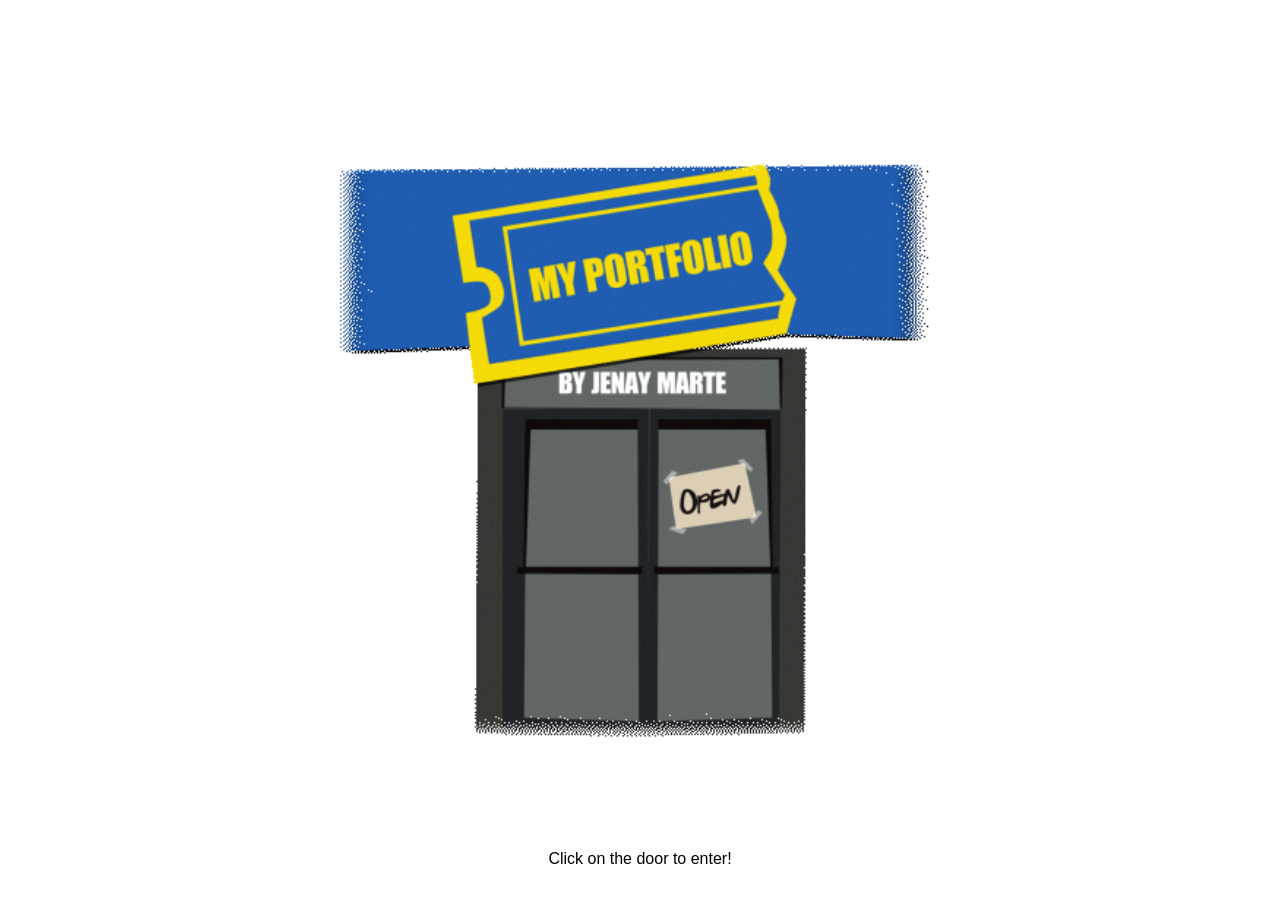
<file: index.html>
<!DOCTYPE html>
<html lang="en">
<head>
    <meta charset="UTF-8">
    <meta name="viewport" content="width=device-width, initial-scale=1.0">
    <title>Jenay Marte's Portfolio</title>
    <link rel="stylesheet" href="style.css">
</head>
<body>

    <div class="wrapper">
        <div class="popup-hint">
        Click on the door to enter!
        </div>

        <a href="home.html" class="door-link" title="Click to enter portfolio"></a>
    </div>

</body>
</html>
</file>
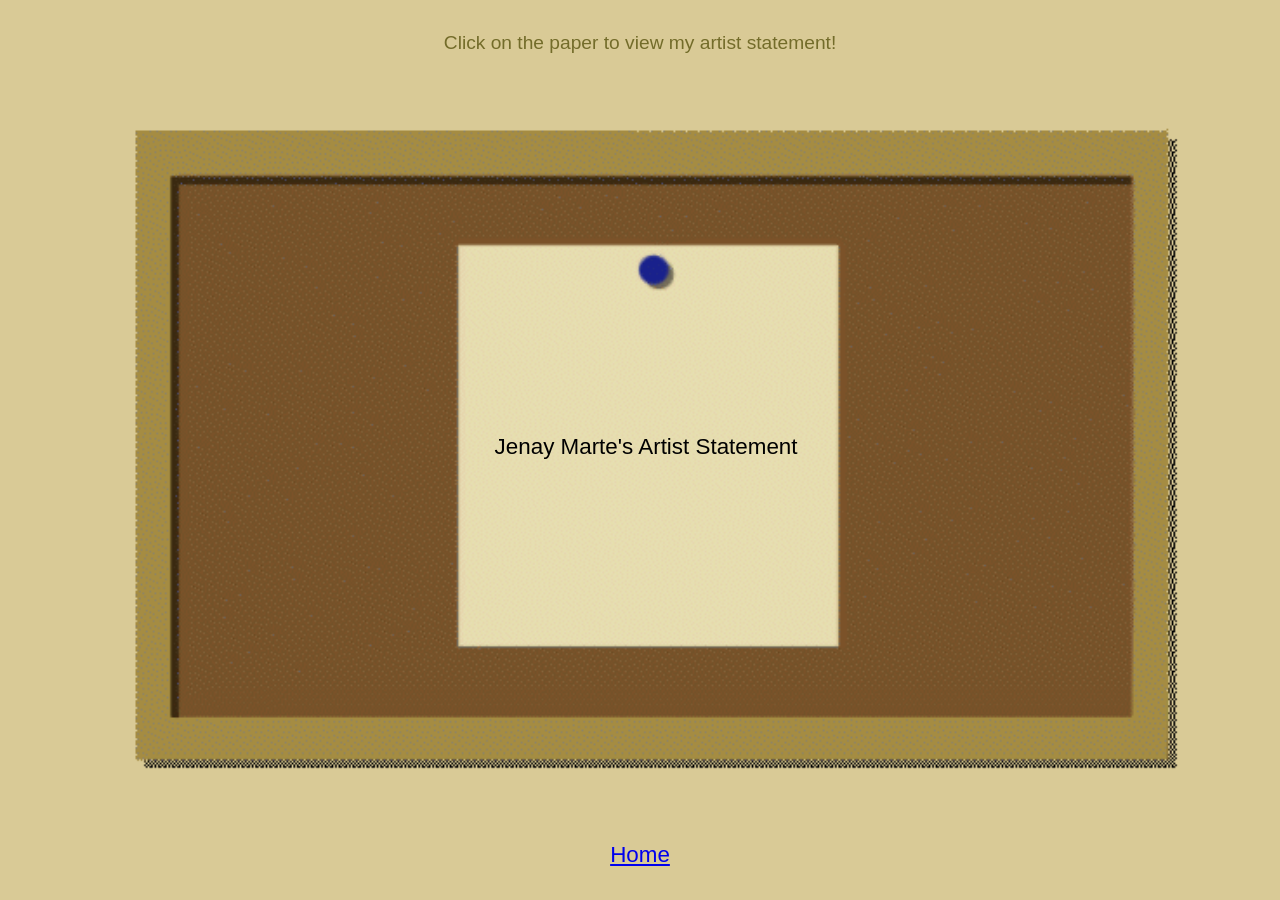
<file: about.html>
<!DOCTYPE html>
<html lang="en">
<head>
    <meta charset="UTF-8">
    <meta name="viewport" content="width=device-width, initial-scale=1.0">
    <title>Artist Statement</title>
    <link rel="stylesheet" href="about-style.css">
</head>
<body>
    <div class="title"> 
        <p> Click on the paper to view my artist statement! </p>
    </div>

<div class="home-button"> 
        <a href="home.html" class="next-btn" title="Home">Home </a>
    </div>

    <div class="board-wrapper">
        
        <button class="paper-hotspot" id="openBtn" title="Click to read Artist Statement"> Jenay Marte's Artist Statement </button>
    </div>

    <div class="modal-overlay" id="statementModal">
        <div class="modal-content">
            <button class="close-btn" id="closeBtn">&times;</button>
            
            <h2>Artist Statement</h2>
           
            <p>
            
I am a media maker motivated by the way music activates my imagination. When I listen to music, I naturally begin to imagine visuals that respond to its rhythm, tone, and emotional atmosphere. Sound is often the starting point for my creative process, guiding the pacing, color, and movement of my visuals. Creating is a way for me to translate what music makes me feel into something visual. <br><br>
I grew up making home movies with friends and creating stop-motion animations with my Legos and action figures, which started my interest in filmmaking. In a high school film class, I worked on short silent films but focused on filming and post-production editing rather than writing the stories. Now, I primarily create motion graphics, including lyric videos, advertisement concepts, stage visuals, and promotional content for musicians. My projects help me explore how sound, design, and movement interact to create mood rather than traditional narrative.<br><br>
Additionally, I’m interested in web design and coding, and I often reference early internet aesthetics in my motion graphic projects. Websites like ‘webdesignmuseum.org’ inspire me to recreate and reinterpret the visuals of the 1990s and early 2000s. Growing up watching television and playing video games shaped my appreciation for nostalgia and my interest in media and graphic design.
<br><br>While I don’t have a specific defining inspiration for my film projects, learning about early silent films in my high school film class sparked my interest in visual storytelling without dialogue. I also admire filmmakers like Richard Linklater, whose work explores the emotional effects of time passing and the quietness of everyday life. In both my film and motion graphic work, I’m interested in expressing emotion through atmosphere and music rather than a straightforward narrative.

            </p>
        </div>
    </div>


    <script>
        const modal = document.getElementById('statementModal');
        const openBtn = document.getElementById('openBtn');
        const closeBtn = document.getElementById('closeBtn');

        openBtn.addEventListener('click', () => {
            modal.classList.add('active');
        });

        closeBtn.addEventListener('click', () => {
            modal.classList.remove('active');
        });

       
        modal.addEventListener('click', (e) => {
            if (e.target === modal) {
                modal.classList.remove('active');
            }
        });
    </script>

</body>
</html>
</file>
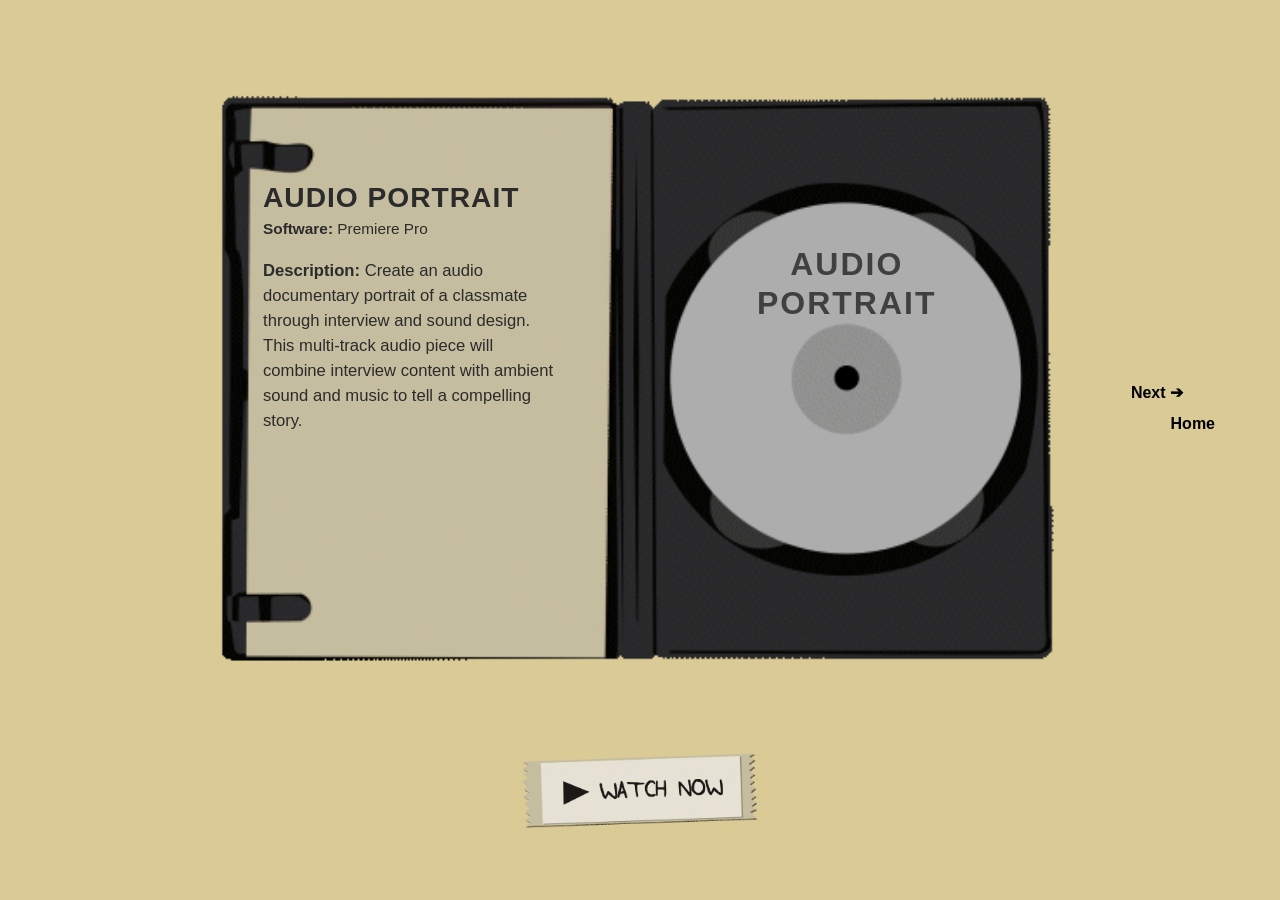
<file: audio-portrait.html>
<!DOCTYPE html>
<html lang="en">
<head>
    <meta charset="UTF-8">
    <meta name="viewport" content="width=device-width, initial-scale=1.0">
    <title>Audio Portrait</title>
    <link rel="stylesheet" href="dvd-style.css">
</head>
<body>

    <div class="dvd-wrapper">
        
        <div class="content-box left-booklet">
            <h2>Audio Portrait</h2>
        
            <p class="meta"><strong>Software:</strong> Premiere Pro</p>
            <br>
            <p class="description">
                 <strong>Description:</strong> Create an audio documentary portrait of a classmate through interview and sound design. This multi-track audio piece will combine interview content with ambient sound and music to tell a compelling story.
            </p>
        </div>

        <div class="content-box right-disc">
            <h1 class="disc-text">Audio<br>Portrait</h1>
        </div>

        <a href="continuity-project.html" class="next-btn" title="Next Project">Next ➔</a>
    </div>
        <a href="home.html" class="next-btn" title="Home">Home </a>
    </div>

   <div class="watch-container">
        <a href="https://soundcloud.com/j-marte-518434690/audio-portrait-filmp-160?si=cb6e763c1ef04ae499450c130761f1b1&utm_source=clipboard&utm_medium=text&utm_campaign=social_sharing" class="watch-link">
            <img src="images/watch-now.gif" alt="Watch Now Ticket" class="watch-button-img">
        </a>
    </div>

</body>
</html>
</file>
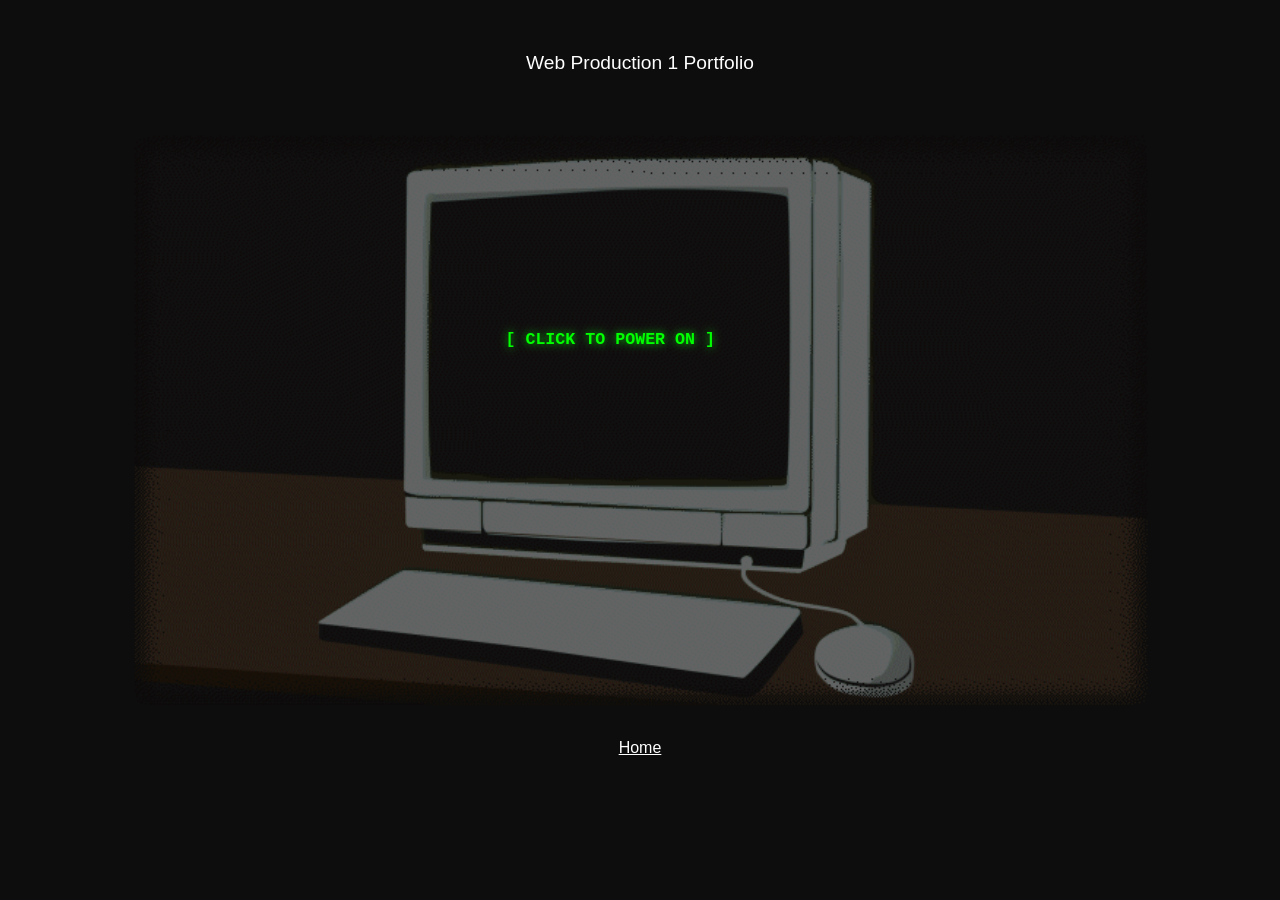
<file: computer-room.html>
<!DOCTYPE html>
<html lang="en">
<head>
    <meta charset="UTF-8">
    <meta name="viewport" content="width=device-width, initial-scale=1.0">
    <title>Computer Room</title>
    <link rel="stylesheet" href="computer-style.css">
</head>
<body>
<div class="title"> 
        <p> Web Production 1 Portfolio </p>
    </div>

    <div class="computer-wrapper">
        
        <a href="https://readymag.website/u3277787416/6348762/" 
           target="_blank" 
           class="screen-link" 
           title="Click to power on and view project">
           
           <div class="screen-prompt">[ CLICK TO POWER ON ]</div>
        </a>

        
    </div>
<div class="computer-nav-group">
            <a href="home.html" class="nav-btn home-btn">Home</a>
        </div>
</body>
</html>
</file>
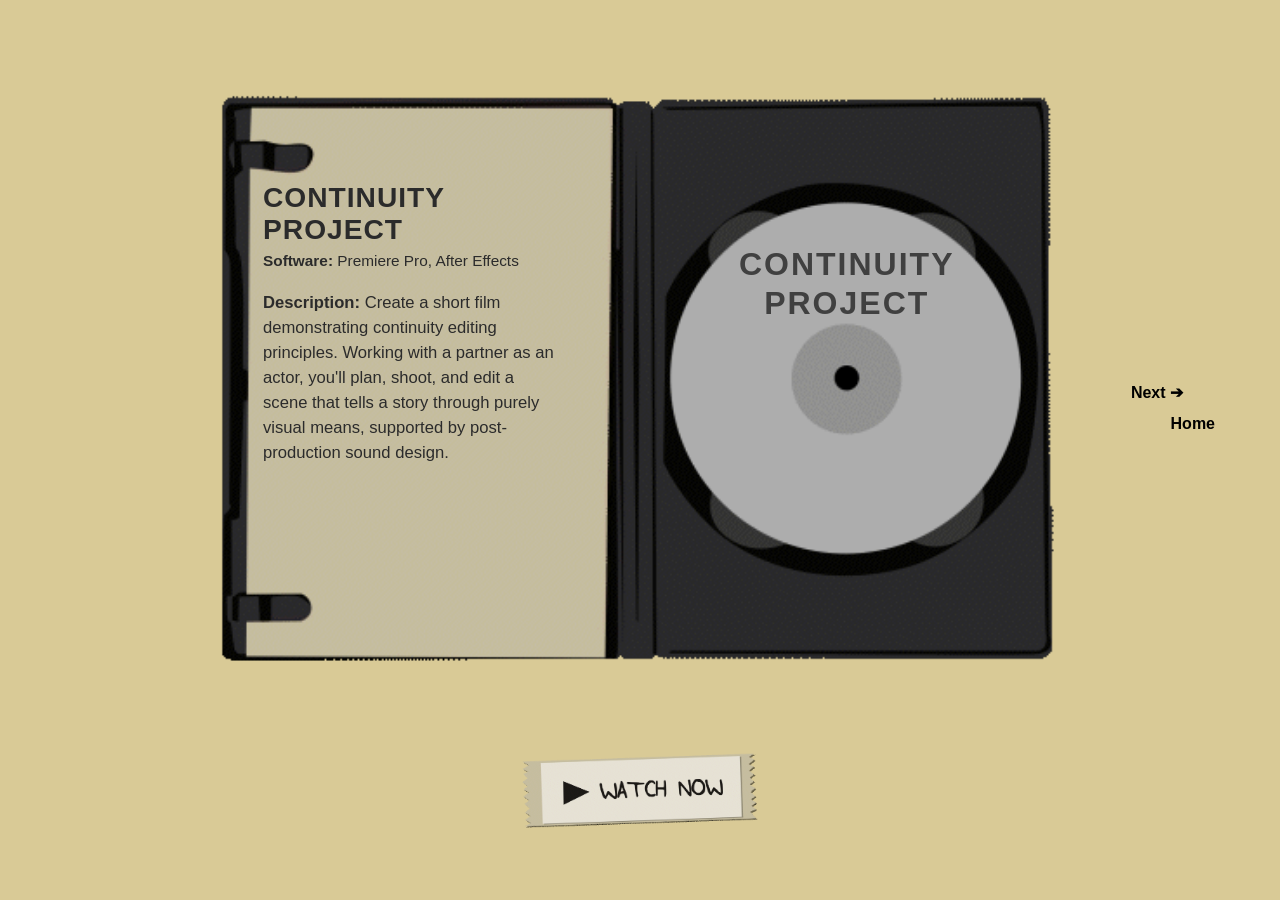
<file: continuity-project.html>
<!DOCTYPE html>
<html lang="en">
<head>
    <meta charset="UTF-8">
    <meta name="viewport" content="width=device-width, initial-scale=1.0">
    <title>Continuity Project</title>
    <link rel="stylesheet" href="dvd-style.css">
</head>
<body>

    <div class="dvd-wrapper">
        
        <div class="content-box left-booklet">
            <h2>Continuity Project</h2>
        
            <p class="meta"><strong>Software:</strong> Premiere Pro, After Effects</p>
            <br>
            <p class="description">
                 <strong>Description:</strong> 
                Create a short film demonstrating continuity editing principles. Working with a partner as an actor, you'll plan, shoot, and edit a scene that tells a story through purely visual means, supported by post-production sound design.
                </p>
        </div>

        <div class="content-box right-disc">
            <h1 class="disc-text">Continuity<br>Project</h1>
        </div>

        <a href="film160.html" class="next-btn" title="Next Project">Next ➔</a>
    </div>
        <a href="home.html" class="next-btn" title="Home">Home </a>
    </div>

   <div class="watch-container">
        <a href="https://vimeo.com/1194241238?fl=pl&fe=sh" class="watch-link">
            <img src="images/watch-now.gif" alt="Watch Now Ticket" class="watch-button-img">
        </a>
    </div>

</body>
</html>
</file>
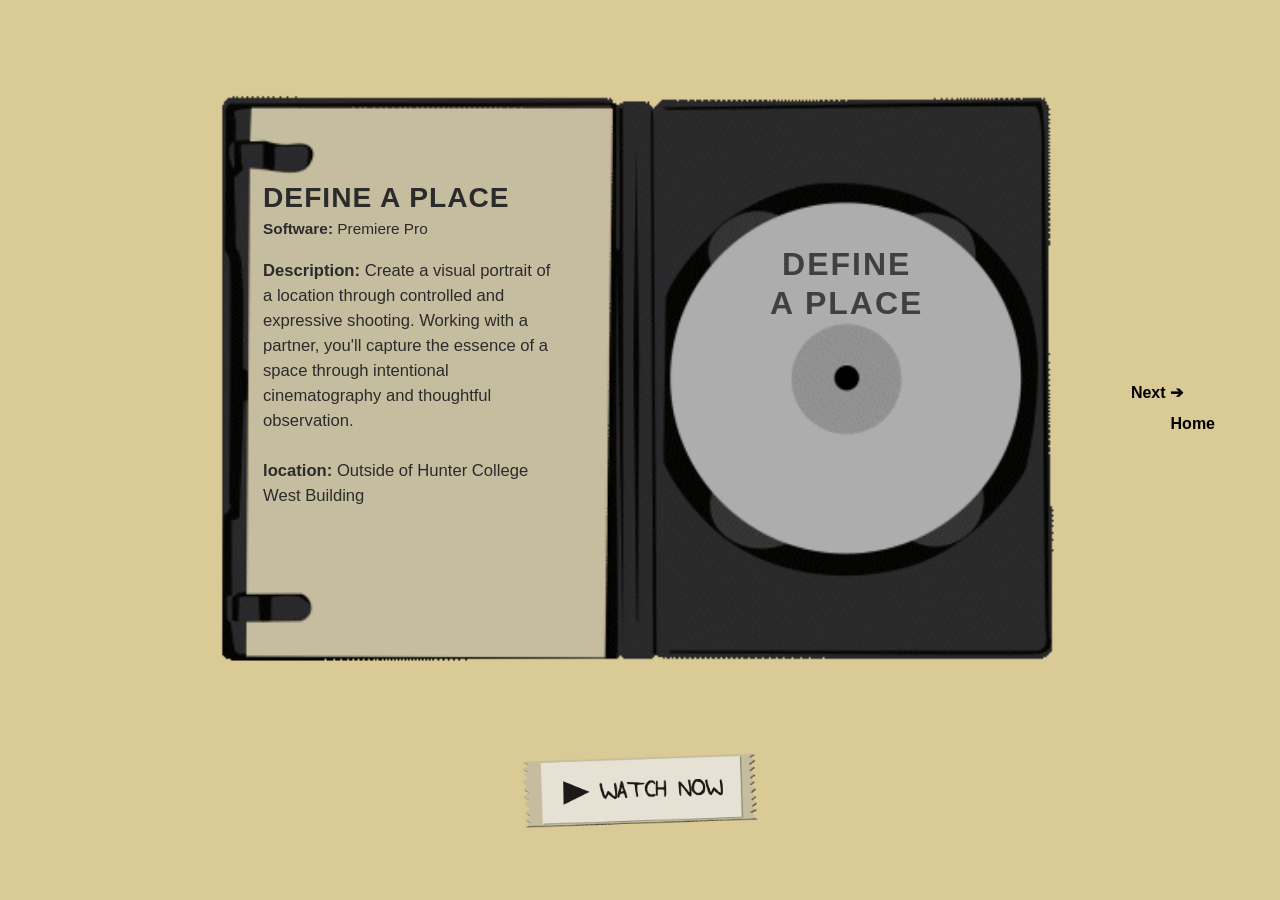
<file: film160.html>
<!DOCTYPE html>
<html lang="en">
<head>
    <meta charset="UTF-8">
    <meta name="viewport" content="width=device-width, initial-scale=1.0">
    <title>Define a Place</title>
    <link rel="stylesheet" href="dvd-style.css">
</head>
<body>

    <div class="dvd-wrapper">
        
        <div class="content-box left-booklet">
            <h2>DEFINE A PLACE</h2>
        
            <p class="meta"><strong>Software:</strong> Premiere Pro</p>
            <br>
            <p class="description">
                <strong>Description:</strong> Create a visual portrait of a location through controlled and expressive shooting. Working with a partner, you'll capture the essence of a space through intentional cinematography and thoughtful observation. 
                <br> <br>
                <strong>location:</strong> Outside of Hunter College West Building
            </p>
        </div>

        <div class="content-box right-disc">
            <h1 class="disc-text">Define<br>a Place</h1>
        </div>

        <a href="audio-portrait.html" class="next-btn" title="Next Project">Next ➔</a>
    </div>
        <a href="home.html" class="next-btn" title="Home">Home </a>
    </div>

   <div class="watch-container">
        <a href="https://vimeo.com/1170804499?fl=ip&fe=ec" class="watch-link">
            <img src="images/watch-now.gif" alt="Watch Now Ticket" class="watch-button-img">
        </a>
    </div>

</body>
</html>
</file>
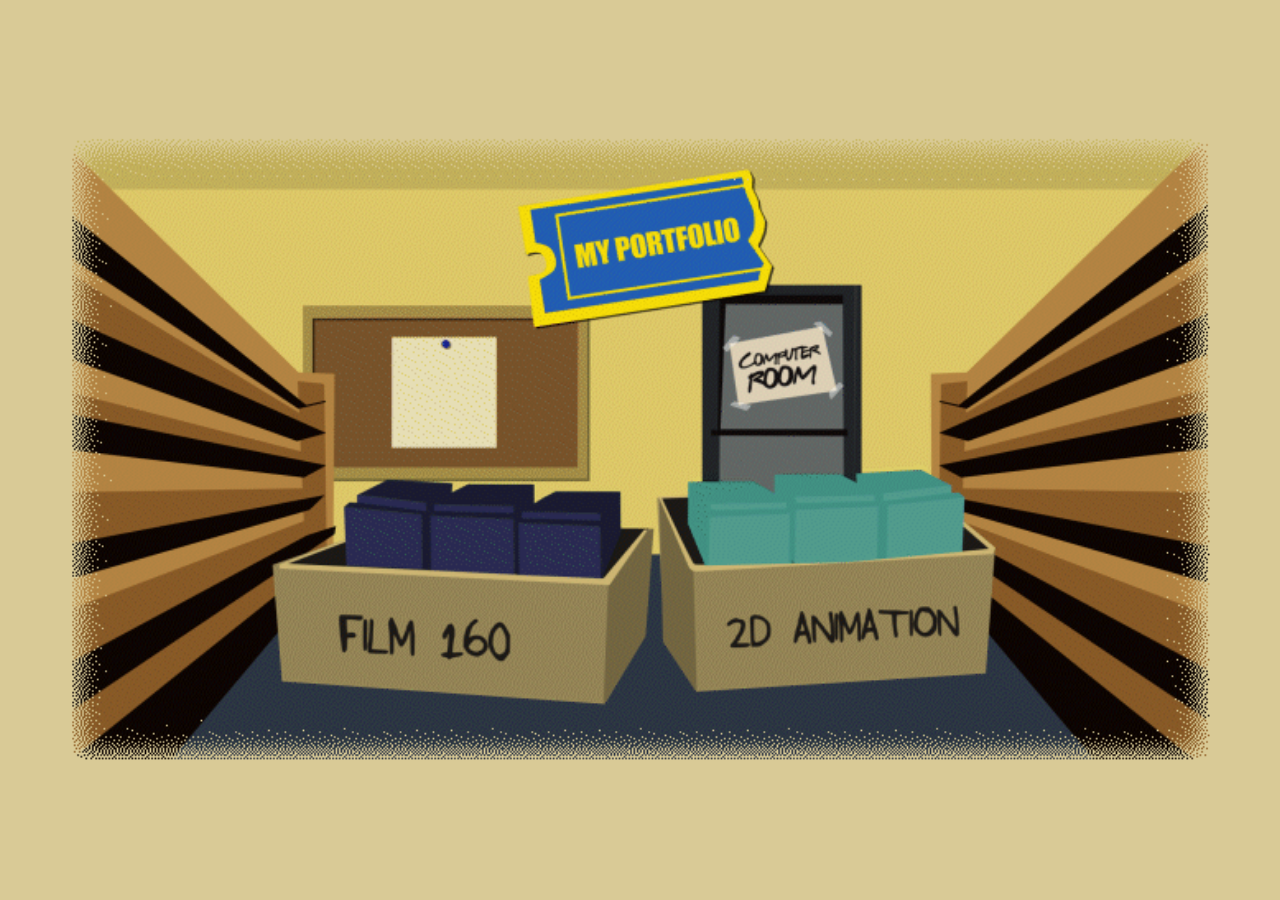
<file: home.html>
<!DOCTYPE html>
<html lang="en">
<head>
    <meta charset="UTF-8">
    <meta name="viewport" content="width=device-width, initial-scale=1.0">
    <title>Jenay Marte Portfolio Home</title>
    <link rel="stylesheet" href="home-style.css">
</head>
<body>


    <div class="homepage-wrapper">
        <a href="index.html" class="nav-link ticket" title="Back to Entry Page"></a>

        <a href="about.html" class="nav-link bulletin" title="View Bulletin Board / About Me"></a>

        <a href="computer-room.html" class="nav-link comp-door" title="Enter Computer Room"></a>

        <a href="film160.html" class="nav-link film-box" title="View Film 160 Projects"></a>

        <a href="animation.html" class="nav-link animation-box" title="View 2D Animation Projects"></a>
    </div>

</body>
</html>
</file>
<file: style.css>
* {
            box-sizing: border-box;
            margin: 0;
            padding: 0;
        }

        body, html {
            height: 100%;
            font-family: 'Arial', sans-serif;
            overflow: hidden; 
            background-color: #ffffff; 
        }

        /* background container */
        .wrapper {
            position: relative;
            width: 100%;
            height: 100%;
            background: url('images/door.gif') no-repeat center center;
            background-size: 80%;
            display: flex;
            justify-content: center;
            align-items: center;
        }

        /* link over door */
        .door-link {
            position: absolute;
            bottom: 0; 
            width: 45%; 
            height: 65%;
            cursor: pointer;
            text-decoration: none;
            transition: background-color 0.3s ease;
        }

        .door-link:hover {
            background-color: rgba(255, 255, 255, 0.05); 
        }

        /* comment */
        .popup-hint {
            position: absolute;
            bottom: 20px;
            color: #000;
            padding: 12px 24px;
            border-radius: 30px;
        
            font-size: 1rem;
            text-align: center;
            
            z-index: 10;
        }
</file>
<file: about-style.css>
* {
    box-sizing: border-box;
    margin: 0;
    padding: 0;
}

body, html {
    height: 100vh;
    font-family: 'Arial', sans-serif;
    background-color: #d9ca96; 
    display: flex;
    justify-content: center;
    align-items: center;
    overflow: hidden;
}

.title {
            position: absolute;
            top: 20px;
            color: #736c2a;
            padding: 12px 24px;
            border-radius: 30px;
        
            font-size: 1.2rem;
            text-align: center;
            
            z-index: 10;

}

.home-button {
            position: absolute;
            bottom: 20px;
            color: #000;
            padding: 12px 24px;
            border-radius: 30px;
        
            font-size: 1.4rem;
            text-align: center;
            
            z-index: 10;

}

.board-wrapper {
    position: relative;
    width: 95vw;
    max-width: 1300px;
    aspect-ratio: 850 / 478; 
    background: url('images/artist-statement.gif') no-repeat center center;
    background-size: contain;
    margin: 0 auto;
}

.paper-hotspot {
    position: absolute;
    top: 20%;
    left: 35%;
    width: 31%;
    height: 59%;
    font-size: 1.4rem;
    background: transparent;
    border: none;
    cursor: pointer;
    outline: none;
    transition: background-color 0.2s ease;
}

.paper-hotspot:hover {
    background-color: rgba(255, 255, 255, 0.08);
    border-radius: 4px;
}


.modal-overlay {
    position: fixed;
    top: 0;
    left: 0;
    width: 100vw;
    height: 100vh;
    background-color: rgba(0, 0, 0, 0.5); 
    display: flex;
    justify-content: center;
    align-items: center;
    z-index: 100;
    opacity: 0;
    visibility: hidden;
    transition: opacity 0.3s ease, visibility 0.3s ease;
}

.modal-overlay.active {
    opacity: 1;
    visibility: visible;
}

.modal-content {
    background-color: #fffdec;
    color: #2b2b2b;
    width: 90%;
    max-width: 550px;
    max-height: 70vh; 
    padding: 40px 30px;
    
    box-shadow: 0 10px 30px rgba(0,0,0,0.4);
    position: relative;
    overflow-y: auto; 
}

.modal-content h2 {
    font-size: 2rem;
    margin-bottom: 15px;
    border-bottom: 2px solid #c4b583;
    padding-bottom: 8px;
}

.modal-content p {
    font-size: 1.1rem;
    line-height: 1.6;
    margin-bottom: 15px;
}


.close-btn {
    position: absolute;
    top: 15px;
    right: 20px;
    font-size: 2rem;
    background: none;
    border: none;
    color: #888;
    cursor: pointer;
}

.close-btn:hover {
    color: #000;
}




.popup-hint {
            position: absolute;
            bottom: 20px;
            color: #000;
            padding: 12px 24px;
            border-radius: 30px;
        
            font-size: 1rem;
            text-align: center;
            
            z-index: 10;
        }

@media (max-width: 768px) {
    .board-nav-group {
        right: 10px;
        top: -55px;
    }
}
</file>
<file: dvd-style.css>
* {
    box-sizing: border-box;
    margin: 0;
    padding: 0;
}

body, html {
    height: 100vh; 
    font-family: 'Arial', sans-serif;
    background-color: #d9ca96; 
    display: flex;
    flex-direction: column;
    justify-content: center; 
    align-items: center;
    padding: 10px; 
    overflow: hidden;
}



.dvd-wrapper {
    position: relative;
    width: 95vw; 
    max-width: 1450px; 
    aspect-ratio: 850 / 478; 
    background: url('images/DVD.gif') no-repeat center center;
    background-size: contain; 
    margin: 0 auto;
}


.content-box {
    position: absolute;
    top: 5%;
    height: 90%;
    display: flex;
    flex-direction: column;
}


.left-booklet {
   
    left: 16%;  
    top: 10%;
    width: 30%;  
    padding: 4% 3%; 
    color: #2b2b2b; 
    overflow-y: auto; 
}

.left-booklet h2 {
    font-size: 2.2vw; 
    margin-bottom: 0.5vw;
    text-transform: uppercase;
    letter-spacing: 1px;
}

.left-booklet .meta {
    font-size: 1.2vw; 
    margin-bottom: 0.2vw;
}

.left-booklet hr {
    border: none;
    border-top: 1px solid rgba(0, 0, 0, 0.2);
    margin: 1vw 0;
}

.left-booklet .description {
    font-size: 1.3vw; 
    line-height: 1.5;
}


.right-disc {
    left: 46.5%;
    top:-13%;
    width: 41%;
    justify-content: center;
    align-items: center;
    pointer-events: none; 
}

.disc-text {
    color: #404040;
    text-align: center;
    font-size: 2.5vw; 
    font-weight: 900;
    letter-spacing: 2px;
    text-transform: uppercase;
    line-height: 1.2;
}


.next-btn {
    position: absolute;
    right: 50px; 
    top: 45%;
    color: #000;
    padding: 10px 15px;
    text-decoration: none;
    font-weight: bold;
}

.next-btn:hover {
    color:rgb(0, 68, 255);
}


.watch-container {
   
    margin-top: 0px; 
    width: 100%;
    display: flex;
    justify-content: center;
}

.watch-button-img {
    
    max-width: 220px; 
    width: 100%;
    height: auto;
}

.watch-link {
    display: inline-block;
    transition: transform 0.2s ease;
}

.watch-link:hover {
    transform: scale(1.03); 
}

.watch-button-img {
    max-width: 240px; 
    width: 100%;
    height: auto;
}


@media (max-width: 768px) {
    body {
        justify-content: flex-start; 
    }
    
    .dvd-wrapper {
        max-width: 100%;
    }

    .left-booklet h2 { font-size: 4vw; }
    .left-booklet .meta { font-size: 2.5vw; }
    .left-booklet .description { font-size: 2.8vw; }
    .disc-text { font-size: 4.5vw; }

    .next-btn {
        right: 10px;
        top: -45px; 
    }
}
</file>
<file: computer-style.css>
* {
    box-sizing: border-box;
    margin: 0;
    padding: 0;
}

body, html {
    height: 100vh;
    font-family: 'Arial', sans-serif;
    background-color: #0d0d0d; 
    display: flex;
    flex-direction: column; 
    justify-content: center; 
    align-items: center;
    padding: 20px;
    overflow: hidden;
}


.computer-wrapper {
    position: relative;
 
    width: 80vw; 
    
    max-width: 1100px; 
    
    aspect-ratio: 850 / 478; 
    background: url('images/computer.gif') no-repeat center center;
    background-size: contain;
    margin: 0 auto;
}


.screen-link {
    position: absolute;
    top: 9.3%;
    left: 29.5%;
    width: 35.2%;
    height: 52.8%;
    border-radius: 8px; 
    overflow: hidden; 
    text-decoration: none;
    display: flex;
    justify-content: center;
    align-items: center;
    transform: perspective(1000px) rotateX(2deg); 
    transition: background-color 0.3s ease, box-shadow 0.3s ease;
    z-index: 5;
}

.screen-prompt {
    color: #00ff00; 
    font-family: 'Courier New', monospace;
    font-size: 1.3vw; 
    font-weight: bold;
    text-shadow: 0 0 8px rgba(0, 255, 0, 0.8);
    animation: blink 1.5s infinite;
}

.screen-link:hover {
    background-color: rgba(0, 255, 0, 0.03); 
    box-shadow: inset 0 0 30px rgba(0, 255, 0, 0.15), 0 0 15px rgba(0, 255, 0, 0.1);
}

@keyframes blink {
    0%, 100% { opacity: 1; }
    50% { opacity: 0.2; }
}


.computer-nav-group {
   
    margin-top: 20px; 
    display: flex;
    justify-content: center;
    width: 100%;
}

.nav-btn {
    display: block;
    
    color: #ffffff;
    padding: 10px 20px;
    
}

.computer-nav-group {
   
    margin-top: 20px; 
    display: flex;
    justify-content: center;
    width: 100%;
}

.title {
            position: absolute;
            top: 40px;
            color: #ffffff;
            padding: 12px 24px;
            border-radius: 30px;
        
            font-size: 1.2rem;
            text-align: center;
            
            z-index: 10;
}


@media (max-width: 768px) {
    .computer-wrapper {
        width: 95vw; 
    }
    .screen-prompt {
        font-size: 3vw; 
    }
    .computer-nav-group {
        margin-top: 15px;
    }
}
</file>
<file: home-style.css>
* {
    box-sizing: border-box;
    margin: 0;
    padding: 0;
}

body, html {
    height: 100%;
    font-family: 'Arial', sans-serif;
    overflow: hidden;
    background-color: #d9ca96; 
}




.homepage-wrapper {
    position: relative;
    width: 100%;
    height: 100%;
    background: url('images/homepage.gif') no-repeat center center;
    background-size: 90%; 
    margin: 0 auto;
    display: flex;
    justify-content: center;
    align-items: center;
}


.nav-link {
    position: absolute;
    cursor: pointer;
    text-decoration: none;
    transition: background-color 0.2s ease;
}


.nav-link:hover {
    background-color: rgba(255, 255, 255, 0.08);
    border-radius: 8px;
}



/* My Portfolio sign */
.ticket {
    top: 18%;
    left: 42%;
    width: 17%;
    height: 12%;
}

/* Bulletin Board */
.bulletin {
    top: 36%;
    left: 24%;
    width: 19%;
    height: 17%;
}

/* Computer Room */
.comp-door {
    top: 32%;
    left: 54%;
    width: 11%;
    height: 22%;
}

/* Film 160 Box */
.film-box {
    top: 55%;
    left: 21%;
    width: 27%;
    height: 23%;
}

/* 2D Animation Box */
.animation-box {
    top: 54%;
    left: 52%;
    width: 27%;
    height: 24%;
}




@media (max-width: 900px) {
    .homepage-wrapper {
        background-size: 95%; 
    }

   
    .ticket { left: 41%; width: 23%; }
    .bulletin { left: 18%; width: 25%; }
    .comp-door { left: 56%; width: 15%; }
    .film-box { left: 14%; width: 36%; }
    .animation-box { left: 53%; width: 36%; }
}
</file>
